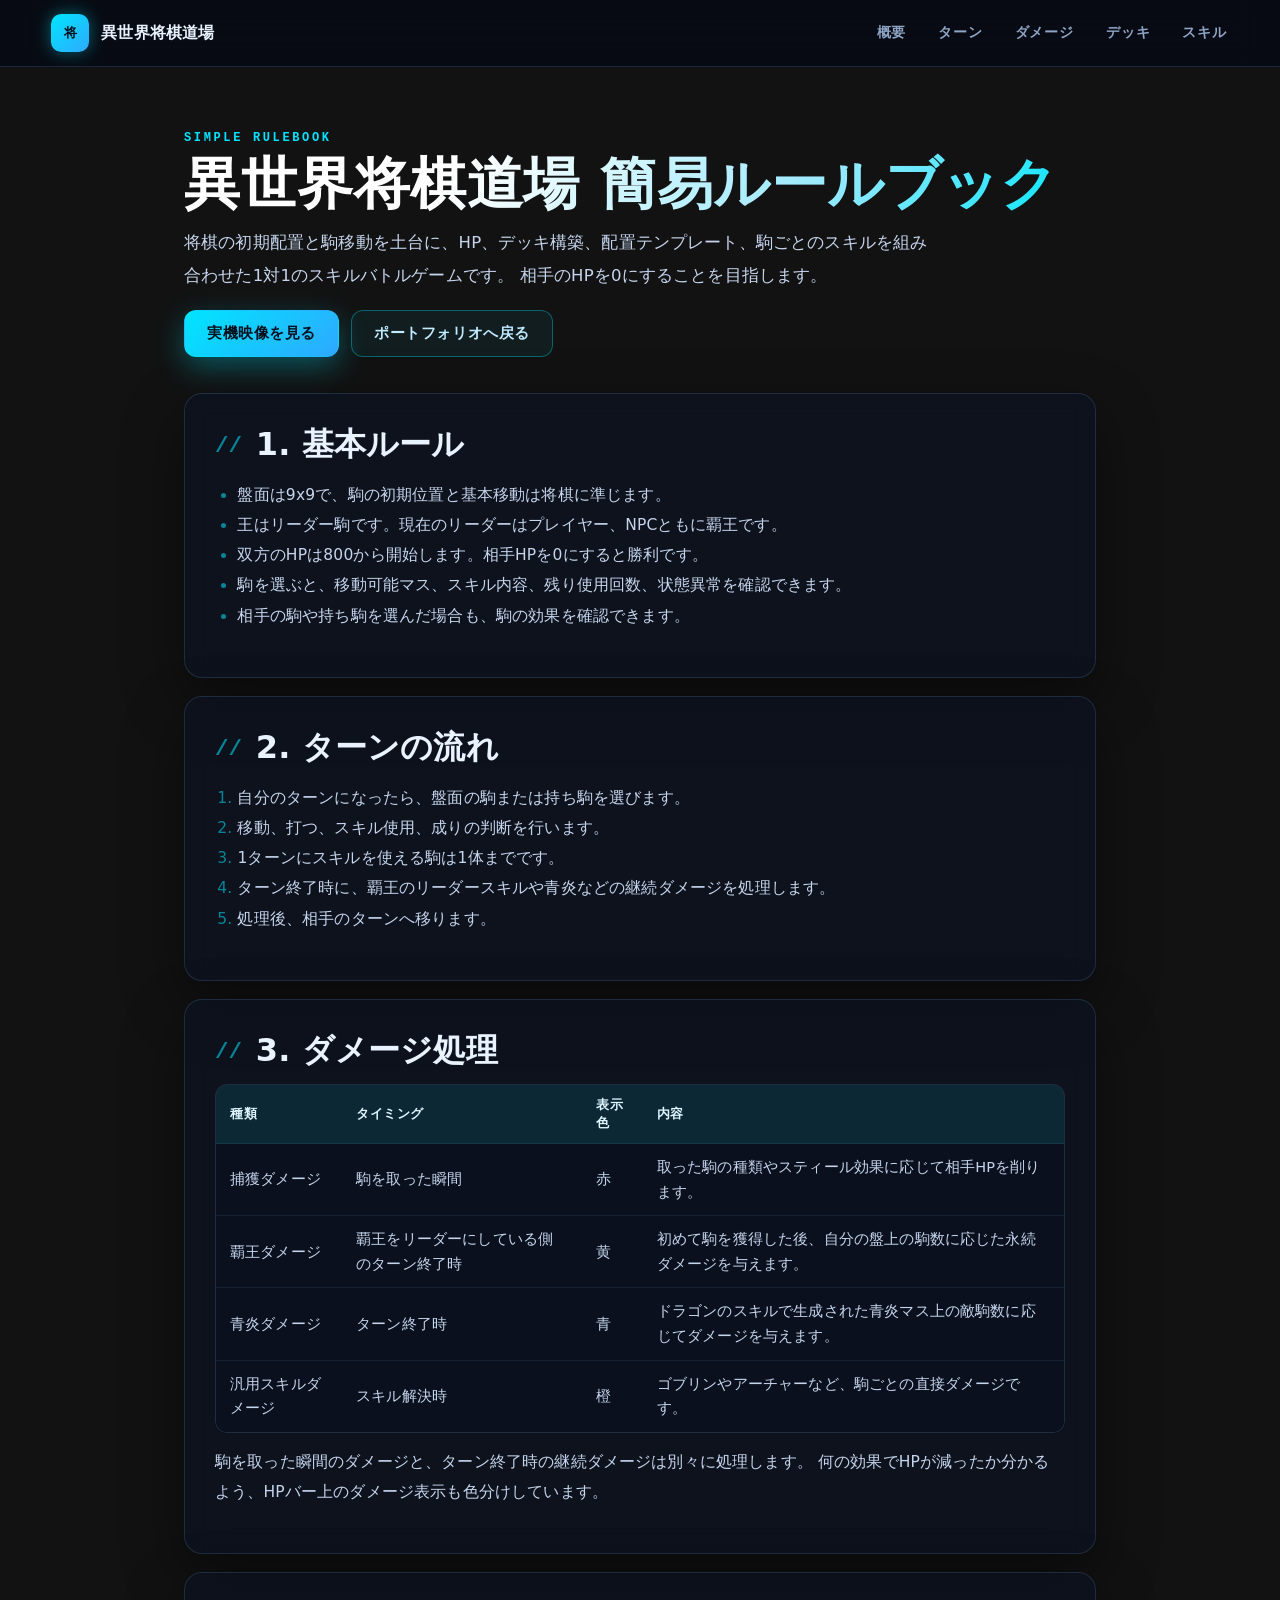
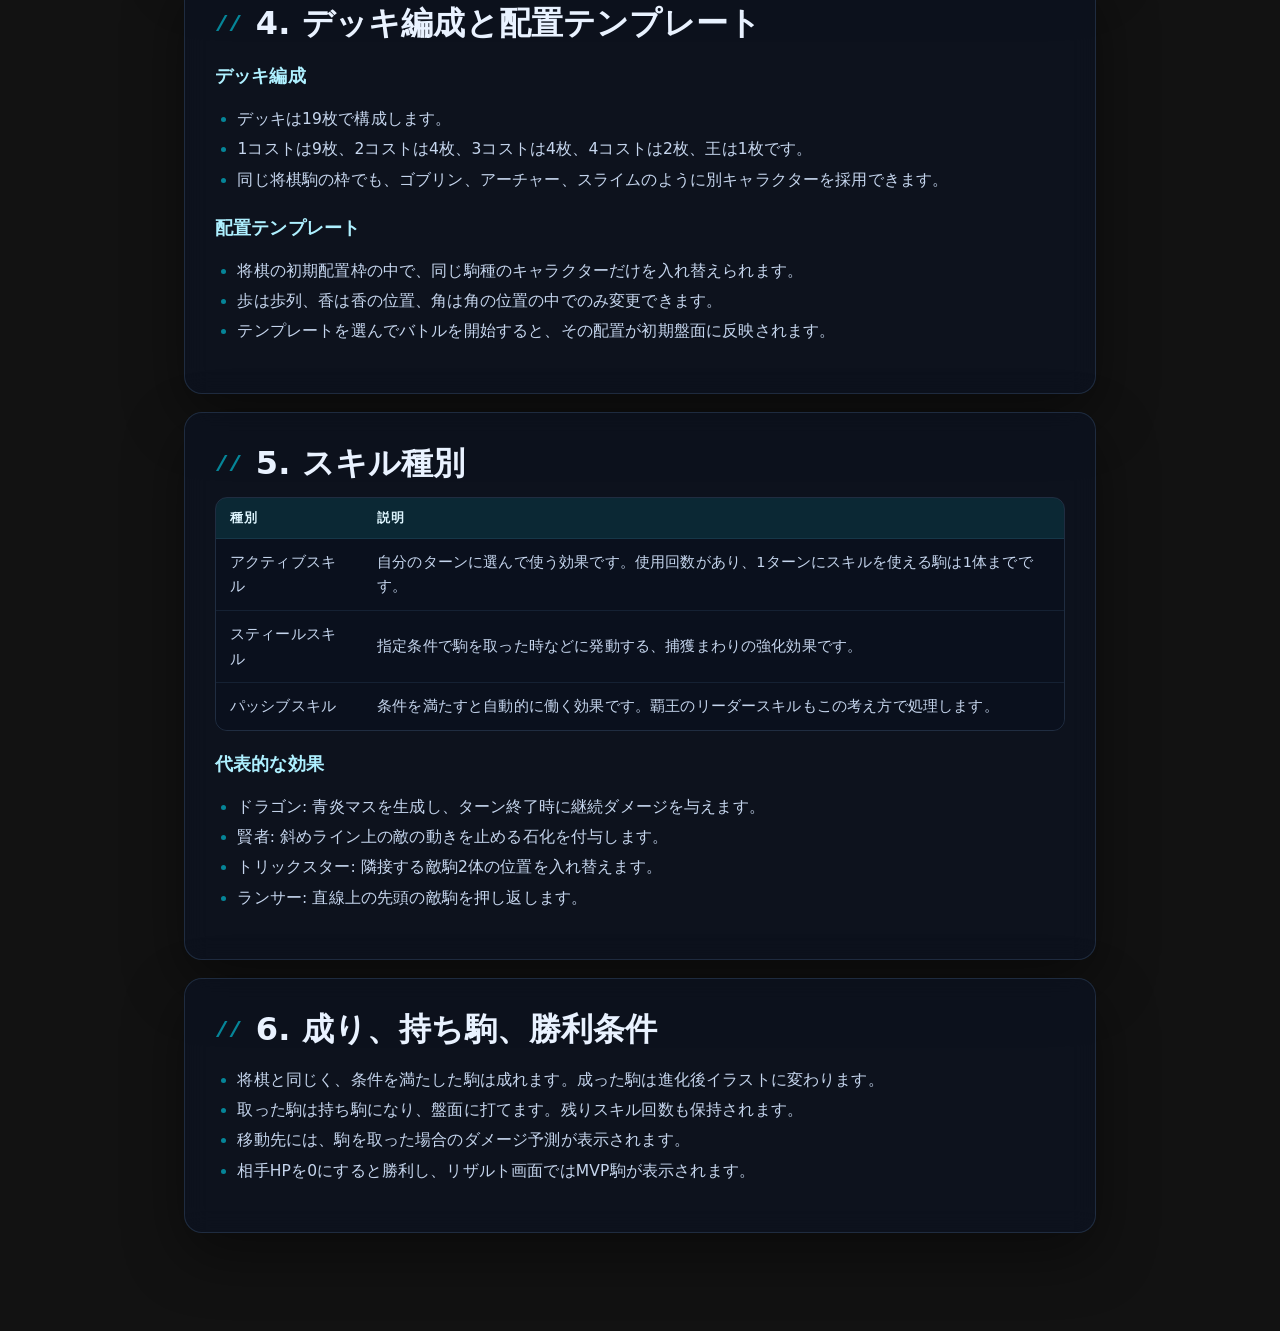
<file: portfolio_site/syogi-battle-rulebook.html>
<!doctype html>
<html lang="ja">
  <head>
    <meta charset="utf-8" />
    <meta name="viewport" content="width=device-width, initial-scale=1" />
    <title>異世界将棋道場 | Rulebook</title>
    <meta name="description" content="異世界将棋道場の簡易ルールブック。将棋の移動、HP、デッキ、配置テンプレート、スキル、ダメージ処理をまとめています。" />
    <link rel="stylesheet" href="./styles.css" />
  </head>
  <body class="rulebook-page">
    <header class="site-header">
      <a class="brand" href="./index.html#projects" aria-label="Back to portfolio">
        <span class="brand-mark">将</span>
        <span>異世界将棋道場</span>
      </a>
      <nav class="nav-links" aria-label="Rulebook navigation">
        <a href="#overview">概要</a>
        <a href="#turn">ターン</a>
        <a href="#damage">ダメージ</a>
        <a href="#deck">デッキ</a>
        <a href="#skills">スキル</a>
      </nav>
    </header>

    <main class="rulebook-main">
      <section class="rulebook-hero" id="overview">
        <p class="eyebrow">Simple Rulebook</p>
        <h1>異世界将棋道場 簡易ルールブック</h1>
        <p class="rulebook-lead">
          将棋の初期配置と駒移動を土台に、HP、デッキ構築、配置テンプレート、駒ごとのスキルを組み合わせた1対1のスキルバトルゲームです。
          相手のHPを0にすることを目指します。
        </p>
        <div class="project-actions">
          <a class="button primary" href="./assets/video/syogi-battle-demo.mp4" target="_blank" rel="noopener">実機映像を見る</a>
          <a class="button secondary" href="./index.html#projects">ポートフォリオへ戻る</a>
        </div>
      </section>

      <section class="rulebook-section">
        <h2>1. 基本ルール</h2>
        <ul>
          <li>盤面は9x9で、駒の初期位置と基本移動は将棋に準じます。</li>
          <li>王はリーダー駒です。現在のリーダーはプレイヤー、NPCともに覇王です。</li>
          <li>双方のHPは800から開始します。相手HPを0にすると勝利です。</li>
          <li>駒を選ぶと、移動可能マス、スキル内容、残り使用回数、状態異常を確認できます。</li>
          <li>相手の駒や持ち駒を選んだ場合も、駒の効果を確認できます。</li>
        </ul>
      </section>

      <section class="rulebook-section" id="turn">
        <h2>2. ターンの流れ</h2>
        <ol>
          <li>自分のターンになったら、盤面の駒または持ち駒を選びます。</li>
          <li>移動、打つ、スキル使用、成りの判断を行います。</li>
          <li>1ターンにスキルを使える駒は1体までです。</li>
          <li>ターン終了時に、覇王のリーダースキルや青炎などの継続ダメージを処理します。</li>
          <li>処理後、相手のターンへ移ります。</li>
        </ol>
      </section>

      <section class="rulebook-section" id="damage">
        <h2>3. ダメージ処理</h2>
        <table class="rulebook-table">
          <thead>
            <tr><th>種類</th><th>タイミング</th><th>表示色</th><th>内容</th></tr>
          </thead>
          <tbody>
            <tr><td>捕獲ダメージ</td><td>駒を取った瞬間</td><td>赤</td><td>取った駒の種類やスティール効果に応じて相手HPを削ります。</td></tr>
            <tr><td>覇王ダメージ</td><td>覇王をリーダーにしている側のターン終了時</td><td>黄</td><td>初めて駒を獲得した後、自分の盤上の駒数に応じた永続ダメージを与えます。</td></tr>
            <tr><td>青炎ダメージ</td><td>ターン終了時</td><td>青</td><td>ドラゴンのスキルで生成された青炎マス上の敵駒数に応じてダメージを与えます。</td></tr>
            <tr><td>汎用スキルダメージ</td><td>スキル解決時</td><td>橙</td><td>ゴブリンやアーチャーなど、駒ごとの直接ダメージです。</td></tr>
          </tbody>
        </table>
        <p>
          駒を取った瞬間のダメージと、ターン終了時の継続ダメージは別々に処理します。
          何の効果でHPが減ったか分かるよう、HPバー上のダメージ表示も色分けしています。
        </p>
      </section>

      <section class="rulebook-section" id="deck">
        <h2>4. デッキ編成と配置テンプレート</h2>
        <h3>デッキ編成</h3>
        <ul>
          <li>デッキは19枚で構成します。</li>
          <li>1コストは9枚、2コストは4枚、3コストは4枚、4コストは2枚、王は1枚です。</li>
          <li>同じ将棋駒の枠でも、ゴブリン、アーチャー、スライムのように別キャラクターを採用できます。</li>
        </ul>
        <h3>配置テンプレート</h3>
        <ul>
          <li>将棋の初期配置枠の中で、同じ駒種のキャラクターだけを入れ替えられます。</li>
          <li>歩は歩列、香は香の位置、角は角の位置の中でのみ変更できます。</li>
          <li>テンプレートを選んでバトルを開始すると、その配置が初期盤面に反映されます。</li>
        </ul>
      </section>

      <section class="rulebook-section" id="skills">
        <h2>5. スキル種別</h2>
        <table class="rulebook-table">
          <thead>
            <tr><th>種別</th><th>説明</th></tr>
          </thead>
          <tbody>
            <tr><td>アクティブスキル</td><td>自分のターンに選んで使う効果です。使用回数があり、1ターンにスキルを使える駒は1体までです。</td></tr>
            <tr><td>スティールスキル</td><td>指定条件で駒を取った時などに発動する、捕獲まわりの強化効果です。</td></tr>
            <tr><td>パッシブスキル</td><td>条件を満たすと自動的に働く効果です。覇王のリーダースキルもこの考え方で処理します。</td></tr>
          </tbody>
        </table>
        <h3>代表的な効果</h3>
        <ul>
          <li>ドラゴン: 青炎マスを生成し、ターン終了時に継続ダメージを与えます。</li>
          <li>賢者: 斜めライン上の敵の動きを止める石化を付与します。</li>
          <li>トリックスター: 隣接する敵駒2体の位置を入れ替えます。</li>
          <li>ランサー: 直線上の先頭の敵駒を押し返します。</li>
        </ul>
      </section>

      <section class="rulebook-section">
        <h2>6. 成り、持ち駒、勝利条件</h2>
        <ul>
          <li>将棋と同じく、条件を満たした駒は成れます。成った駒は進化後イラストに変わります。</li>
          <li>取った駒は持ち駒になり、盤面に打てます。残りスキル回数も保持されます。</li>
          <li>移動先には、駒を取った場合のダメージ予測が表示されます。</li>
          <li>相手HPを0にすると勝利し、リザルト画面ではMVP駒が表示されます。</li>
        </ul>
      </section>
    </main>
  </body>
</html>
</file>
<file: portfolio_site/styles.css>
/* ============================================================
   Atsushi Saito Portfolio — "Neuro Cyberspace" theme
   脳波 × 電脳空間 × シャボン玉
   ============================================================ */

:root {
  color-scheme: dark;
  --bg0: #04060e;
  --bg1: #071021;
  --ink: #e9f2ff;
  --body: #c6d6ee;
  --muted: #8fa5c6;
  --cyan: #00e5ff;
  --cyan-soft: rgba(0, 229, 255, 0.55);
  --violet: #a78bfa;
  --lime: #6ee7a8;
  --amber: #ffc857;
  --coral: #ff6b8b;
  --line: rgba(132, 188, 255, 0.16);
  --line-strong: rgba(0, 229, 255, 0.4);
  --panel: rgba(10, 19, 38, 0.6);
  --panel-solid: #0a1326;
  --glow: 0 0 28px rgba(0, 229, 255, 0.18);
  --shadow: 0 22px 60px rgba(0, 0, 0, 0.42);
  --font-body: "Zen Kaku Gothic New", "Hiragino Kaku Gothic ProN", "Yu Gothic", system-ui, sans-serif;
  --font-display: "Orbitron", "Zen Kaku Gothic New", sans-serif;
  --font-mono: "IBM Plex Mono", "Consolas", monospace;
}

* {
  box-sizing: border-box;
}

html {
  scroll-behavior: smooth;
  scroll-padding-top: 92px;
}

body {
  margin: 0;
  min-height: 100vh;
  color: var(--ink);
  font-family: var(--font-body);
  letter-spacing: 0.01em;
  overflow-x: hidden;
  background:
    radial-gradient(1100px 700px at 12% -6%, rgba(0, 229, 255, 0.1), transparent 60%),
    radial-gradient(900px 640px at 88% 12%, rgba(167, 139, 250, 0.1), transparent 60%),
    radial-gradient(800px 600px at 50% 105%, rgba(0, 140, 255, 0.08), transparent 60%),
    linear-gradient(rgba(120, 180, 255, 0.035) 1px, transparent 1px),
    linear-gradient(90deg, rgba(120, 180, 255, 0.035) 1px, transparent 1px),
    linear-gradient(180deg, var(--bg1), var(--bg0) 46%, #03050c);
  background-size:
    auto, auto, auto,
    44px 44px,
    44px 44px,
    auto;
  background-attachment: fixed;
}

::selection {
  background: rgba(0, 229, 255, 0.32);
  color: #fff;
}

a {
  color: inherit;
  text-decoration: none;
}

:focus-visible {
  outline: 2px solid var(--cyan);
  outline-offset: 3px;
  border-radius: 4px;
}

#neural-canvas {
  position: fixed;
  inset: 0;
  width: 100%;
  height: 100%;
  z-index: -1;
  pointer-events: none;
}

/* ---------- scroll progress ---------- */
.scroll-progress {
  position: fixed;
  top: 0;
  left: 0;
  right: 0;
  height: 2px;
  z-index: 60;
  background: transparent;
}

.scroll-progress span {
  display: block;
  width: 0;
  height: 100%;
  background: linear-gradient(90deg, var(--cyan), var(--violet));
  box-shadow: 0 0 12px rgba(0, 229, 255, 0.7);
}

/* ---------- header ---------- */
.site-header {
  position: sticky;
  top: 0;
  z-index: 50;
  display: flex;
  align-items: center;
  justify-content: space-between;
  gap: 24px;
  padding: 14px clamp(20px, 4vw, 56px);
  background: rgba(5, 9, 20, 0.72);
  border-bottom: 1px solid var(--line);
  backdrop-filter: blur(18px);
  -webkit-backdrop-filter: blur(18px);
}

.brand {
  display: flex;
  align-items: center;
  gap: 12px;
  font-weight: 900;
  white-space: nowrap;
}

.brand-mark {
  display: grid;
  width: 38px;
  height: 38px;
  place-items: center;
  color: #02101c;
  background: linear-gradient(135deg, var(--cyan), #2fa9ff);
  border-radius: 10px;
  font-family: var(--font-display);
  font-size: 13px;
  font-weight: 900;
  box-shadow: 0 0 18px rgba(0, 229, 255, 0.4);
}

.nav-links {
  display: flex;
  align-items: center;
  gap: clamp(14px, 2.2vw, 28px);
}

.nav-links a {
  position: relative;
  color: var(--muted);
  font-size: 13.5px;
  font-weight: 700;
  letter-spacing: 0.06em;
  padding: 6px 2px;
  transition: color 0.25s ease;
}

.nav-links a i {
  font-style: normal;
  font-family: var(--font-mono);
  font-size: 10px;
  color: var(--cyan-soft);
  margin-right: 6px;
}

.nav-links a::after {
  content: "";
  position: absolute;
  left: 0;
  right: 100%;
  bottom: 0;
  height: 2px;
  background: linear-gradient(90deg, var(--cyan), transparent);
  transition: right 0.3s ease;
}

.nav-links a:hover {
  color: var(--ink);
}

.nav-links a:hover::after {
  right: 0;
}

.nav-toggle {
  display: none;
  flex-direction: column;
  justify-content: center;
  gap: 5px;
  width: 42px;
  height: 42px;
  padding: 10px;
  background: rgba(0, 229, 255, 0.06);
  border: 1px solid var(--line);
  border-radius: 10px;
  cursor: pointer;
}

.nav-toggle span {
  display: block;
  height: 2px;
  background: var(--cyan);
  border-radius: 2px;
  transition: transform 0.3s ease, opacity 0.3s ease;
}

.nav-open .nav-toggle span:nth-child(1) {
  transform: translateY(7px) rotate(45deg);
}

.nav-open .nav-toggle span:nth-child(2) {
  opacity: 0;
}

.nav-open .nav-toggle span:nth-child(3) {
  transform: translateY(-7px) rotate(-45deg);
}

/* ---------- type ---------- */
h1,
h2,
h3,
p {
  margin-top: 0;
}

h1 {
  margin-bottom: 10px;
  font-size: clamp(40px, 5.2vw, 68px);
  line-height: 1.12;
  font-weight: 900;
  letter-spacing: 0.01em;
  background: linear-gradient(120deg, #ffffff 30%, #9be9ff 70%, var(--cyan));
  -webkit-background-clip: text;
  background-clip: text;
  -webkit-text-fill-color: transparent;
}

h2 {
  margin-bottom: 0;
  font-size: clamp(26px, 3.4vw, 44px);
  line-height: 1.25;
  font-weight: 900;
}

h3 {
  margin-bottom: 14px;
  font-size: clamp(20px, 2.2vw, 28px);
  line-height: 1.4;
  font-weight: 900;
}

h4 {
  margin: 0 0 8px;
  font-size: 15px;
  line-height: 1.4;
  color: var(--ink);
}

.eyebrow {
  margin: 0 0 8px;
  color: var(--cyan);
  font-family: var(--font-mono);
  font-size: 12px;
  font-weight: 600;
  letter-spacing: 0.22em;
  text-transform: uppercase;
}

/* ---------- sections ---------- */
.section {
  position: relative;
  padding: clamp(72px, 9vw, 120px) clamp(20px, 6vw, 84px);
}

.section-head {
  display: flex;
  align-items: center;
  gap: clamp(16px, 2.5vw, 28px);
  margin-bottom: clamp(32px, 4vw, 48px);
}

.section-head::after {
  content: "";
  flex: 1;
  height: 1px;
  background: linear-gradient(90deg, var(--line-strong), transparent);
}

.sec-no {
  font-family: var(--font-display);
  font-size: clamp(44px, 5vw, 68px);
  font-weight: 900;
  line-height: 1;
  color: transparent;
  -webkit-text-stroke: 1px rgba(0, 229, 255, 0.45);
  text-shadow: 0 0 24px rgba(0, 229, 255, 0.18);
}

.glass-card {
  padding: clamp(22px, 3vw, 32px);
  background: var(--panel);
  border: 1px solid var(--line);
  border-radius: 18px;
  box-shadow: var(--shadow);
  backdrop-filter: blur(12px);
  -webkit-backdrop-filter: blur(12px);
}

/* ---------- hero ---------- */
.hero {
  position: relative;
  min-height: calc(100vh - 70px);
  display: grid;
  grid-template-columns: minmax(0, 1.05fr) minmax(320px, 0.95fr);
  align-items: center;
  gap: clamp(28px, 4vw, 56px);
  padding: clamp(48px, 6vw, 80px) clamp(20px, 6vw, 84px) clamp(56px, 6vw, 80px);
}

.hero-eyebrow {
  margin-bottom: 16px;
}

.hero-lead {
  max-width: 640px;
  margin-top: 6px;
  color: var(--body);
  font-size: clamp(15px, 1.6vw, 18px);
  line-height: 2;
  font-weight: 500;
}

.hero-actions {
  display: flex;
  flex-wrap: wrap;
  gap: 14px;
  margin-top: 30px;
}

/* ERP waveform under the title */
.erp-line {
  display: block;
  width: min(560px, 100%);
  height: 64px;
  margin: 2px 0 14px;
  overflow: visible;
}

.erp-path {
  stroke: var(--cyan);
  stroke-width: 2.4;
  stroke-linecap: round;
  stroke-linejoin: round;
  filter: drop-shadow(0 0 7px rgba(0, 229, 255, 0.65));
  stroke-dasharray: 1300;
  stroke-dashoffset: 1300;
  animation: erp-draw 2.6s cubic-bezier(0.6, 0, 0.3, 1) 0.4s forwards;
}

.erp-label {
  fill: rgba(155, 233, 255, 0.7);
  font-family: var(--font-mono);
  font-size: 11px;
  opacity: 0;
  animation: erp-fade 0.8s ease 2.6s forwards;
}

@keyframes erp-draw {
  to {
    stroke-dashoffset: 0;
  }
}

@keyframes erp-fade {
  to {
    opacity: 1;
  }
}

/* ---------- buttons ---------- */
.button {
  display: inline-flex;
  align-items: center;
  justify-content: center;
  min-width: 128px;
  min-height: 47px;
  padding: 12px 22px;
  border-radius: 12px;
  font-size: 14.5px;
  font-weight: 900;
  letter-spacing: 0.04em;
  border: 1px solid var(--line);
  transition: transform 0.25s ease, box-shadow 0.25s ease, background 0.25s ease, border-color 0.25s ease;
}

.button.primary {
  color: #02101c;
  background: linear-gradient(135deg, var(--cyan), #2fa9ff);
  border-color: transparent;
  box-shadow: 0 10px 30px rgba(0, 229, 255, 0.32);
}

.button.primary:hover {
  transform: translateY(-2px);
  box-shadow: 0 14px 38px rgba(0, 229, 255, 0.45);
}

.button.secondary {
  color: #bfeaff;
  background: rgba(0, 229, 255, 0.05);
  border-color: rgba(0, 229, 255, 0.35);
}

.button.secondary:hover {
  transform: translateY(-2px);
  background: rgba(0, 229, 255, 0.12);
  border-color: var(--cyan);
}

/* ---------- soap bubbles ---------- */
.bubble-field {
  position: relative;
  height: clamp(440px, 56vh, 560px);
}

.bubble {
  position: absolute;
  display: grid;
  place-items: center;
  border-radius: 50%;
  text-align: center;
  background:
    radial-gradient(circle at 32% 26%, rgba(255, 255, 255, 0.2), rgba(255, 255, 255, 0.03) 44%, transparent 62%),
    radial-gradient(circle at 72% 80%, rgba(0, 229, 255, 0.14), transparent 58%),
    rgba(10, 22, 44, 0.34);
  box-shadow:
    inset 0 0 26px rgba(120, 200, 255, 0.14),
    0 0 34px rgba(0, 229, 255, 0.1);
  backdrop-filter: blur(5px);
  -webkit-backdrop-filter: blur(5px);
  animation: bubble-float 8s ease-in-out infinite alternate;
}

/* iridescent rim */
.bubble::before {
  content: "";
  position: absolute;
  inset: 0;
  border-radius: 50%;
  padding: 1.4px;
  background: conic-gradient(
    from 210deg,
    rgba(0, 229, 255, 0.7),
    rgba(167, 139, 250, 0.55),
    rgba(110, 231, 168, 0.4),
    rgba(255, 200, 135, 0.35),
    rgba(0, 229, 255, 0.7)
  );
  -webkit-mask: linear-gradient(#fff 0 0) content-box, linear-gradient(#fff 0 0);
  -webkit-mask-composite: xor;
  mask: linear-gradient(#fff 0 0) content-box, linear-gradient(#fff 0 0);
  mask-composite: exclude;
  opacity: 0.75;
  pointer-events: none;
}

/* highlight */
.bubble::after {
  content: "";
  position: absolute;
  top: 11%;
  left: 17%;
  width: 28%;
  height: 15%;
  border-radius: 50%;
  background: linear-gradient(180deg, rgba(255, 255, 255, 0.6), transparent);
  filter: blur(2px);
  transform: rotate(-22deg);
  pointer-events: none;
}

.bubble-inner {
  padding: 18px;
}

.bubble-tag {
  display: block;
  margin-bottom: 8px;
  color: var(--cyan);
  font-family: var(--font-mono);
  font-size: 10.5px;
  font-weight: 600;
  letter-spacing: 0.22em;
  text-transform: uppercase;
}

.bubble strong {
  display: block;
  font-size: 13.5px;
  font-weight: 800;
  line-height: 1.65;
  color: var(--ink);
}

.bubble-a {
  width: 248px;
  height: 248px;
  top: 2%;
  left: 4%;
  animation-duration: 9s;
}

.bubble-b {
  width: 212px;
  height: 212px;
  top: 40%;
  right: 0;
  animation-duration: 11s;
  animation-delay: -3s;
}

.bubble-c {
  width: 178px;
  height: 178px;
  bottom: 2%;
  left: 6%;
  animation-duration: 10s;
  animation-delay: -6s;
}

.bubble-deco {
  opacity: 0.65;
}

.deco-1 {
  width: 84px;
  height: 84px;
  top: 8%;
  right: 10%;
  animation-duration: 7s;
  animation-delay: -2s;
}

.deco-2 {
  width: 46px;
  height: 46px;
  top: 58%;
  left: 2%;
  animation-duration: 6s;
  animation-delay: -1s;
}

.deco-3 {
  width: 30px;
  height: 30px;
  bottom: 16%;
  right: 24%;
  animation-duration: 5.5s;
  animation-delay: -4s;
}

.deco-4 {
  width: 20px;
  height: 20px;
  top: 30%;
  left: 38%;
  animation-duration: 5s;
  animation-delay: -2.5s;
}

@keyframes bubble-float {
  0% {
    transform: translate(0, 0) rotate(0deg);
  }
  50% {
    transform: translate(6px, -14px) rotate(1.2deg);
  }
  100% {
    transform: translate(-5px, -26px) rotate(-1deg);
  }
}

/* scroll cue */
.scroll-cue {
  position: absolute;
  left: 50%;
  bottom: 18px;
  transform: translateX(-50%);
  width: 24px;
  height: 40px;
  border: 1.5px solid rgba(0, 229, 255, 0.45);
  border-radius: 14px;
  display: grid;
  justify-content: center;
  padding-top: 7px;
}

.scroll-cue-dot {
  width: 4px;
  height: 4px;
  border-radius: 50%;
  background: var(--cyan);
  box-shadow: 0 0 8px var(--cyan);
  animation: cue-drop 1.8s ease-in-out infinite;
}

@keyframes cue-drop {
  0% {
    transform: translateY(0);
    opacity: 1;
  }
  70% {
    transform: translateY(16px);
    opacity: 0;
  }
  100% {
    transform: translateY(0);
    opacity: 0;
  }
}

/* ---------- skill stream (marquee) ---------- */
.ticker {
  overflow: hidden;
  padding: 6px 0 10px;
  border-top: 1px solid var(--line);
  border-bottom: 1px solid var(--line);
  background: rgba(5, 10, 22, 0.45);
  -webkit-mask-image: linear-gradient(90deg, transparent, #000 8%, #000 92%, transparent);
  mask-image: linear-gradient(90deg, transparent, #000 8%, #000 92%, transparent);
}

.ticker-track {
  display: inline-flex;
  gap: 14px;
  padding: 12px 7px;
  width: max-content;
  animation: marquee 30s linear infinite;
}

.ticker:hover .ticker-track {
  animation-play-state: paused;
}

@keyframes marquee {
  to {
    transform: translateX(-50%);
  }
}

.ticker span,
.tags li {
  flex: 0 0 auto;
  padding: 9px 16px;
  color: #cfe7ff;
  background:
    radial-gradient(circle at 30% 25%, rgba(255, 255, 255, 0.1), transparent 55%),
    rgba(12, 24, 46, 0.55);
  border: 1px solid var(--line);
  border-radius: 999px;
  font-size: 13px;
  font-weight: 700;
  letter-spacing: 0.03em;
  transition: border-color 0.25s ease, transform 0.25s ease;
}

.ticker span:hover,
.tags li:hover {
  border-color: var(--line-strong);
  transform: translateY(-2px);
}

/* ---------- profile ---------- */
.profile-layout {
  display: grid;
  grid-template-columns: minmax(0, 1.5fr) minmax(290px, 1fr);
  gap: 24px;
  align-items: start;
}

.profile-main p,
.mindset-text,
.project-card p,
.stack-grid p {
  color: var(--body);
  font-size: 15.5px;
  line-height: 2;
}

.profile-main p:last-child {
  margin-bottom: 0;
}

.profile-card {
  padding: 24px;
  background: rgba(8, 16, 32, 0.78);
  border: 1px solid var(--line);
  border-radius: 18px;
  box-shadow: var(--shadow);
  backdrop-filter: blur(12px);
  -webkit-backdrop-filter: blur(12px);
}

.profile-card-head {
  display: flex;
  align-items: center;
  gap: 8px;
  margin: 0 0 18px;
  padding-bottom: 14px;
  border-bottom: 1px solid var(--line);
  color: var(--cyan);
  font-family: var(--font-mono);
  font-size: 11.5px;
  letter-spacing: 0.22em;
}

.status-dot {
  width: 8px;
  height: 8px;
  border-radius: 50%;
  background: var(--lime);
  box-shadow: 0 0 10px var(--lime);
  animation: blink 2.4s ease-in-out infinite;
}

@keyframes blink {
  0%,
  100% {
    opacity: 1;
  }
  50% {
    opacity: 0.35;
  }
}

.profile-card dl {
  display: grid;
  gap: 14px;
  margin: 0;
}

.profile-card dl > div {
  padding-bottom: 13px;
  border-bottom: 1px dashed rgba(132, 188, 255, 0.14);
}

.profile-card dl > div:last-child {
  padding-bottom: 0;
  border-bottom: 0;
}

.profile-card dt {
  margin-bottom: 4px;
  color: var(--cyan-soft);
  font-family: var(--font-mono);
  font-size: 11px;
  letter-spacing: 0.16em;
}

.profile-card dd {
  margin: 0;
  font-size: 14.5px;
  font-weight: 700;
  line-height: 1.75;
}

.intro-band {
  margin-top: 26px;
  padding: clamp(22px, 3vw, 30px);
  background:
    linear-gradient(120deg, rgba(0, 229, 255, 0.07), transparent 55%),
    var(--panel);
  border: 1px solid var(--line);
  border-left: 3px solid var(--cyan);
  border-radius: 18px;
  backdrop-filter: blur(12px);
  -webkit-backdrop-filter: blur(12px);
}

.intro-band h3 {
  margin-bottom: 10px;
  font-size: clamp(18px, 2vw, 22px);
}

.intro-band p {
  margin: 0;
  color: var(--body);
  font-size: 15.5px;
  line-height: 2;
}

.intro-band strong,
.project-card strong {
  color: #aef0ff;
}

/* ---------- projects ---------- */
.project-card {
  position: relative;
  display: grid;
  grid-template-columns: 88px minmax(0, 1fr);
  gap: clamp(18px, 2.5vw, 30px);
  margin-bottom: 22px;
  padding: clamp(24px, 4vw, 42px);
  overflow: hidden;
  background: var(--panel);
  border: 1px solid var(--line);
  border-radius: 22px;
  box-shadow: var(--shadow);
  backdrop-filter: blur(12px);
  -webkit-backdrop-filter: blur(12px);
  transition: transform 0.35s ease, border-color 0.35s ease, box-shadow 0.35s ease;
}

.project-card:hover {
  transform: translateY(-4px);
  border-color: rgba(0, 229, 255, 0.4);
  box-shadow: var(--shadow), var(--glow);
}

.project-card.featured {
  background:
    linear-gradient(135deg, rgba(0, 229, 255, 0.08), transparent 45%),
    var(--panel);
}

.project-card-large {
  grid-template-columns: 88px minmax(0, 1fr) minmax(200px, 0.24fr);
}

.project-index {
  font-family: var(--font-display);
  font-size: 52px;
  font-weight: 900;
  line-height: 1;
  color: transparent;
  -webkit-text-stroke: 1px rgba(0, 229, 255, 0.35);
}

.project-body,
.project-card > * {
  min-width: 0;
}

.project-kicker {
  margin-bottom: 10px;
  color: var(--cyan);
  font-family: var(--font-mono);
  font-size: 12px;
  font-weight: 600;
  letter-spacing: 0.14em;
  text-transform: uppercase;
}

.tags {
  display: flex;
  flex-wrap: wrap;
  gap: 8px;
  margin: 18px 0 0;
  padding: 0;
  list-style: none;
}

.note {
  margin-top: 16px;
  padding: 12px 16px;
  color: #ffe2b0;
  background: rgba(255, 200, 87, 0.07);
  border: 1px solid rgba(255, 200, 87, 0.28);
  border-radius: 12px;
  font-size: 13.5px;
  font-weight: 700;
  line-height: 1.8;
}

.research-media {
  display: grid;
  grid-template-columns: repeat(3, minmax(0, 1fr));
  gap: 12px;
  margin: 20px 0;
}

.research-media figure {
  margin: 0;
  overflow: hidden;
  background: var(--panel-solid);
  border: 1px solid var(--line);
  border-radius: 14px;
  transition: border-color 0.3s ease, transform 0.3s ease;
}

.research-media figure:hover {
  border-color: var(--line-strong);
  transform: translateY(-3px);
}

.research-media img {
  display: block;
  width: 100%;
  aspect-ratio: 16 / 10;
  object-fit: cover;
}

.research-media figcaption {
  padding: 10px 12px;
  color: var(--muted);
  font-size: 12px;
  font-weight: 700;
  line-height: 1.55;
}

/* accordion */
.expand-hint {
  margin: 0 0 8px;
  color: var(--muted);
  font-family: var(--font-mono);
  font-size: 11px;
  letter-spacing: 0.12em;
}

.expand-hint::before {
  content: "▼ ";
  color: var(--cyan-soft);
}

.detail-accordion {
  display: grid;
  grid-template-columns: repeat(2, minmax(0, 1fr));
  gap: 10px;
  margin: 0 0 4px;
}

.detail-accordion details {
  background: rgba(8, 16, 33, 0.72);
  border: 1px solid var(--line);
  border-radius: 13px;
  overflow: hidden;
  transition: border-color 0.3s ease;
}

.detail-accordion details[open] {
  border-color: rgba(0, 229, 255, 0.38);
}

.detail-accordion summary {
  display: flex;
  align-items: center;
  gap: 10px;
  padding: 14px 16px;
  cursor: pointer;
  list-style: none;
  font-size: 14.5px;
  font-weight: 800;
  color: var(--ink);
  transition: color 0.25s ease, background 0.25s ease;
}

.detail-accordion summary::-webkit-details-marker {
  display: none;
}

.detail-accordion summary::before {
  content: "+";
  flex: 0 0 auto;
  display: grid;
  place-items: center;
  width: 20px;
  height: 20px;
  border: 1px solid rgba(0, 229, 255, 0.4);
  border-radius: 6px;
  color: var(--cyan);
  font-family: var(--font-mono);
  font-size: 13px;
  line-height: 1;
  transition: transform 0.3s ease;
}

.detail-accordion details[open] summary {
  color: var(--cyan);
}

.detail-accordion details[open] summary::before {
  content: "−";
  transform: rotate(180deg);
}

.detail-accordion summary:hover {
  background: rgba(0, 229, 255, 0.05);
}

.detail-accordion details p {
  margin: 0;
  padding: 0 16px 16px 46px;
  color: var(--body);
  font-size: 14px;
  line-height: 1.9;
}

.text-link {
  display: inline-flex;
  margin-top: 16px;
  color: var(--cyan);
  font-weight: 900;
  text-decoration: underline;
  text-underline-offset: 5px;
  text-decoration-color: rgba(0, 229, 255, 0.4);
  transition: text-decoration-color 0.25s ease;
}

.text-link:hover {
  text-decoration-color: var(--cyan);
}

/* deep dive ( project 02 ) */
.deep-dive {
  display: grid;
  grid-template-columns: repeat(3, minmax(0, 1fr));
  gap: 12px;
  margin: 20px 0 0;
}

.deep-dive > div {
  padding: 16px;
  background: rgba(8, 16, 33, 0.72);
  border: 1px solid var(--line);
  border-radius: 13px;
}

.deep-dive h4 {
  display: flex;
  align-items: center;
  gap: 8px;
}

.deep-dive h4::before {
  content: "";
  width: 7px;
  height: 7px;
  border-radius: 50%;
  background: var(--cyan);
  box-shadow: 0 0 8px var(--cyan);
}

.deep-dive p {
  margin-bottom: 0;
  font-size: 14px;
  line-height: 1.85;
}

/* showcase ( projects 03 / 04 ) */
.showcase-layout {
  display: grid;
  grid-template-columns: minmax(280px, 0.86fr) minmax(320px, 1.14fr);
  gap: clamp(20px, 3vw, 34px);
  align-items: start;
}

.showcase-copy p {
  margin-bottom: 0;
}

.showcase-actions {
  margin-top: 22px;
}

.project-actions {
  display: flex;
  flex-wrap: wrap;
  gap: 12px;
  margin: 18px 0 2px;
}

.project-video {
  position: relative;
  margin: 0;
  overflow: hidden;
  background: #05080f;
  border: 1px solid var(--line);
  border-radius: 16px;
  box-shadow: 0 16px 44px rgba(0, 0, 0, 0.45);
}

.video-label {
  position: absolute;
  top: 10px;
  left: 12px;
  z-index: 2;
  padding: 4px 9px;
  color: var(--cyan);
  background: rgba(4, 8, 16, 0.78);
  border: 1px solid rgba(0, 229, 255, 0.3);
  border-radius: 7px;
  font-family: var(--font-mono);
  font-size: 10px;
  letter-spacing: 0.18em;
  pointer-events: none;
}

.project-video video {
  display: block;
  width: 100%;
  aspect-ratio: 16 / 9;
  max-height: 440px;
  background: #05080f;
}

.project-summary {
  display: grid;
  grid-template-columns: repeat(4, minmax(0, 1fr));
  gap: 12px;
  margin: 24px 0 0;
}

.project-summary > div {
  min-height: 100%;
  padding: 16px;
  background: rgba(8, 16, 33, 0.72);
  border: 1px solid var(--line);
  border-radius: 13px;
  transition: border-color 0.3s ease;
}

.project-summary > div:hover {
  border-color: var(--line-strong);
}

.project-summary span {
  display: inline-flex;
  margin-bottom: 10px;
  color: var(--cyan);
  font-family: var(--font-mono);
  font-size: 12px;
  font-weight: 600;
}

.project-summary strong {
  display: block;
  margin-bottom: 8px;
  color: var(--ink);
  font-size: 14.5px;
  line-height: 1.55;
}

.project-summary p {
  margin: 0;
  font-size: 13.5px;
  line-height: 1.85;
}

.rulebook-preview {
  margin-top: 16px;
  padding: 18px 20px;
  background:
    linear-gradient(135deg, rgba(0, 229, 255, 0.09), transparent 60%),
    rgba(8, 16, 33, 0.7);
  border: 1px solid rgba(0, 229, 255, 0.25);
  border-radius: 14px;
}

.rulebook-preview h4 {
  margin-bottom: 8px;
  color: #aef0ff;
}

.rulebook-preview p {
  margin: 0;
  font-size: 14px;
  line-height: 1.85;
}

/* ---------- mini visuals ---------- */
.mini-visual {
  position: relative;
  align-self: stretch;
  min-height: 190px;
  border-radius: 16px;
  background: #081226;
  border: 1px solid var(--line);
  overflow: hidden;
}

.circuit-visual {
  background:
    radial-gradient(circle at 20% 18%, rgba(110, 231, 168, 0.85) 0 4px, transparent 5px),
    radial-gradient(circle at 72% 68%, rgba(0, 229, 255, 0.85) 0 4px, transparent 5px),
    linear-gradient(135deg, transparent 40%, rgba(255, 107, 139, 0.5) 41% 43%, transparent 44%),
    #0a1630;
}

.circuit-visual span {
  position: absolute;
  height: 2px;
  background: rgba(170, 215, 255, 0.5);
  transform-origin: left center;
}

.circuit-visual span:nth-child(1) {
  top: 28%;
  left: 16%;
  width: 70%;
}

.circuit-visual span:nth-child(2) {
  top: 50%;
  left: 18%;
  width: 54%;
  transform: rotate(22deg);
}

.circuit-visual span:nth-child(3) {
  top: 68%;
  left: 10%;
  width: 64%;
  transform: rotate(-15deg);
}

.circuit-visual span:nth-child(4) {
  top: 38%;
  left: 56%;
  width: 36%;
  transform: rotate(90deg);
}

.pulse-dot {
  position: absolute;
  width: 8px;
  height: 8px;
  border-radius: 50%;
  background: var(--cyan);
  box-shadow: 0 0 10px var(--cyan);
}

.pulse-dot::after {
  content: "";
  position: absolute;
  inset: -6px;
  border-radius: 50%;
  border: 1.5px solid rgba(0, 229, 255, 0.6);
  animation: ping 2.2s ease-out infinite;
}

.dot-1 {
  top: 26%;
  left: 48%;
}

.dot-2 {
  top: 64%;
  left: 30%;
  animation-delay: -0.8s;
}

.dot-2::after {
  animation-delay: 0.7s;
}

.dot-3 {
  top: 46%;
  left: 70%;
}

.dot-3::after {
  animation-delay: 1.4s;
}

@keyframes ping {
  0% {
    transform: scale(0.5);
    opacity: 1;
  }
  100% {
    transform: scale(2.4);
    opacity: 0;
  }
}

.ml-visual {
  display: flex;
  align-items: flex-end;
  gap: 12px;
  padding: 26px;
  background: #081226;
}

.ml-visual span {
  flex: 1;
  min-width: 16px;
  border-radius: 8px 8px 0 0;
  background: linear-gradient(180deg, var(--cyan), rgba(0, 229, 255, 0.25));
  box-shadow: 0 0 16px rgba(0, 229, 255, 0.2);
  transform-origin: bottom;
  animation: equalize 3s ease-in-out infinite alternate;
}

.ml-visual span:nth-child(1) {
  height: 34%;
}

.ml-visual span:nth-child(2) {
  height: 72%;
  background: linear-gradient(180deg, var(--coral), rgba(255, 107, 139, 0.25));
  box-shadow: 0 0 16px rgba(255, 107, 139, 0.2);
  animation-delay: -0.6s;
}

.ml-visual span:nth-child(3) {
  height: 52%;
  background: linear-gradient(180deg, var(--lime), rgba(110, 231, 168, 0.25));
  box-shadow: 0 0 16px rgba(110, 231, 168, 0.2);
  animation-delay: -1.2s;
}

.ml-visual span:nth-child(4) {
  height: 86%;
  background: linear-gradient(180deg, var(--amber), rgba(255, 200, 87, 0.25));
  box-shadow: 0 0 16px rgba(255, 200, 87, 0.2);
  animation-delay: -1.8s;
}

.ml-visual span:nth-child(5) {
  height: 61%;
  background: linear-gradient(180deg, var(--violet), rgba(167, 139, 250, 0.25));
  box-shadow: 0 0 16px rgba(167, 139, 250, 0.2);
  animation-delay: -2.4s;
}

@keyframes equalize {
  from {
    transform: scaleY(0.72);
  }
  to {
    transform: scaleY(1);
  }
}

/* ---------- mindset ---------- */
.mindset-flow {
  display: flex;
  align-items: center;
  justify-content: center;
  flex-wrap: wrap;
  gap: 4px;
  margin-bottom: 36px;
}

.flow-bubble {
  position: relative;
  display: grid;
  place-items: center;
  width: 118px;
  height: 118px;
  border-radius: 50%;
  font-size: 14.5px;
  font-weight: 900;
  color: var(--ink);
  text-align: center;
  background:
    radial-gradient(circle at 32% 26%, rgba(255, 255, 255, 0.16), transparent 50%),
    rgba(10, 22, 44, 0.5);
  border: 1px solid rgba(132, 188, 255, 0.3);
  box-shadow: inset 0 0 22px rgba(120, 200, 255, 0.1);
  animation: bubble-float 7s ease-in-out infinite alternate;
}

.flow-bubble:nth-child(3) {
  animation-delay: -2s;
}

.flow-bubble:nth-child(5) {
  animation-delay: -4s;
}

.flow-bubble.glow {
  border-color: var(--cyan);
  box-shadow:
    inset 0 0 22px rgba(0, 229, 255, 0.18),
    0 0 30px rgba(0, 229, 255, 0.25);
  color: #d8f8ff;
  animation-delay: -5.5s;
}

.flow-link {
  width: 54px;
  height: 2px;
  background: repeating-linear-gradient(
    90deg,
    var(--cyan-soft) 0 8px,
    transparent 8px 16px
  );
  background-size: 32px 2px;
  animation: flow-dash 1.2s linear infinite;
}

@keyframes flow-dash {
  to {
    background-position: 32px 0;
  }
}

.mindset-text {
  max-width: 920px;
  margin: 0 auto;
}

/* ---------- stack ---------- */
.stack-grid {
  display: grid;
  grid-template-columns: repeat(3, minmax(0, 1fr));
  gap: 16px;
}

.stack-grid > div {
  position: relative;
  padding: 26px 24px;
  background: var(--panel);
  border: 1px solid var(--line);
  border-radius: 18px;
  overflow: hidden;
  backdrop-filter: blur(12px);
  -webkit-backdrop-filter: blur(12px);
  transition: transform 0.3s ease, border-color 0.3s ease;
}

.stack-grid > div::before {
  content: "";
  position: absolute;
  top: 0;
  left: 0;
  right: 0;
  height: 2px;
  background: linear-gradient(90deg, var(--cyan), transparent 70%);
}

.stack-grid > div:hover {
  transform: translateY(-4px);
  border-color: var(--line-strong);
}

.stack-icon {
  width: 36px;
  height: 36px;
  margin-bottom: 14px;
  color: var(--cyan);
  filter: drop-shadow(0 0 8px rgba(0, 229, 255, 0.5));
}

.stack-grid h3 {
  margin-bottom: 8px;
  font-family: var(--font-display);
  font-size: 17px;
  letter-spacing: 0.08em;
}

.stack-grid p {
  margin: 0;
  font-size: 14.5px;
  line-height: 1.95;
}

/* ---------- footer / contact ---------- */
.footer {
  padding: clamp(72px, 9vw, 110px) clamp(20px, 6vw, 84px) 40px;
  border-top: 1px solid var(--line);
  background: linear-gradient(180deg, transparent, rgba(0, 229, 255, 0.04));
}

.footer-head {
  display: flex;
  align-items: center;
  gap: clamp(16px, 2.5vw, 28px);
  margin-bottom: 28px;
}

.footer-links {
  display: grid;
  gap: 20px;
  justify-items: start;
}

.footer-mail {
  font-size: clamp(20px, 3.6vw, 38px);
  font-weight: 900;
  letter-spacing: 0.01em;
  overflow-wrap: anywhere;
  background: linear-gradient(100deg, var(--cyan), var(--violet));
  -webkit-background-clip: text;
  background-clip: text;
  -webkit-text-fill-color: transparent;
  transition: filter 0.3s ease;
}

.footer-mail:hover {
  filter: drop-shadow(0 0 14px rgba(0, 229, 255, 0.55));
}

.footer-gh {
  display: flex;
  flex-wrap: wrap;
  gap: 12px;
}

.footer-credit {
  margin: 4px 0 0;
  color: var(--muted);
  font-size: 12px;
  font-weight: 700;
}

.footer-credit a {
  color: var(--muted);
  text-decoration: underline;
  text-underline-offset: 3px;
}

.footer-credit a:hover {
  color: var(--ink);
}

.footer-eof {
  margin: 56px 0 0;
  color: var(--muted);
  font-family: var(--font-mono);
  font-size: 11.5px;
  letter-spacing: 0.1em;
  text-align: center;
  opacity: 0.6;
}

/* ---------- reveal on scroll ---------- */
html.js [data-reveal] {
  opacity: 0;
  transform: translateY(26px);
  transition: opacity 0.7s ease, transform 0.7s cubic-bezier(0.22, 0.8, 0.3, 1);
}

html.js [data-reveal].is-visible {
  opacity: 1;
  transform: none;
}

/* ============================================================
   RULEBOOK pages (hex-frontier / syogi-battle) — shared theme
   ============================================================ */
.rulebook-page {
  background: transparent;
}

.rulebook-main {
  max-width: 1040px;
  margin: 0 auto;
  padding: 64px clamp(20px, 5vw, 64px) 80px;
}

.rulebook-hero {
  margin-bottom: 36px;
}

.rulebook-hero h1 {
  max-width: 900px;
  font-size: clamp(32px, 4.6vw, 56px);
}

.rulebook-lead {
  max-width: 760px;
  color: var(--body);
  font-size: 16.5px;
  line-height: 2;
  font-weight: 500;
}

.rulebook-section {
  margin: 18px 0;
  padding: clamp(22px, 3vw, 30px);
  background: var(--panel);
  border: 1px solid var(--line);
  border-radius: 18px;
  box-shadow: var(--shadow);
  backdrop-filter: blur(12px);
  -webkit-backdrop-filter: blur(12px);
}

.rulebook-section h2 {
  margin-bottom: 14px;
  font-size: clamp(22px, 2.8vw, 32px);
}

.rulebook-section h2::before {
  content: "// ";
  color: var(--cyan-soft);
  font-family: var(--font-mono);
  font-size: 0.7em;
  vertical-align: middle;
}

.rulebook-section h3 {
  margin-top: 20px;
  font-size: 18px;
  color: #aef0ff;
}

.rulebook-section p,
.rulebook-section li {
  color: var(--body);
  font-size: 15.5px;
  line-height: 1.95;
}

.rulebook-section ul,
.rulebook-section ol {
  padding-left: 1.4em;
}

.rulebook-section li::marker {
  color: var(--cyan-soft);
}

.rulebook-table {
  width: 100%;
  margin: 14px 0;
  border-collapse: separate;
  border-spacing: 0;
  overflow: hidden;
  border: 1px solid var(--line);
  border-radius: 12px;
}

.rulebook-table th,
.rulebook-table td {
  padding: 11px 14px;
  text-align: left;
  border-bottom: 1px solid rgba(132, 188, 255, 0.1);
}

.rulebook-table tr:last-child td {
  border-bottom: 0;
}

.rulebook-table th {
  color: #dff6ff;
  background: rgba(0, 229, 255, 0.1);
  font-size: 13px;
  font-weight: 900;
  letter-spacing: 0.04em;
}

.rulebook-table td {
  color: var(--body);
  background: rgba(8, 15, 30, 0.55);
  font-size: 14.5px;
  line-height: 1.7;
}

/* ============================================================
   responsive
   ============================================================ */
@media (max-width: 1020px) {
  .hero {
    grid-template-columns: 1fr;
    min-height: auto;
    padding-bottom: 84px;
  }

  .bubble-field {
    height: auto;
    display: flex;
    flex-wrap: wrap;
    justify-content: center;
    gap: 18px;
    margin-top: 8px;
  }

  .bubble {
    position: static;
  }

  .bubble-a,
  .bubble-b,
  .bubble-c {
    width: 196px;
    height: 196px;
  }

  .bubble-deco {
    display: none;
  }

  .profile-layout {
    grid-template-columns: 1fr;
  }

  .project-card,
  .project-card-large {
    grid-template-columns: 1fr;
  }

  .project-index {
    font-size: 38px;
  }

  .showcase-layout {
    grid-template-columns: 1fr;
  }

  .project-summary {
    grid-template-columns: repeat(2, minmax(0, 1fr));
  }

  .mini-visual {
    min-height: 200px;
  }

  .stack-grid {
    grid-template-columns: 1fr;
  }
}

@media (max-width: 760px) {
  .nav-toggle {
    display: flex;
  }

  .nav-links {
    display: none;
  }

  .nav-open .nav-links {
    position: absolute;
    top: calc(100% + 1px);
    left: 0;
    right: 0;
    display: flex;
    flex-direction: column;
    align-items: stretch;
    gap: 0;
    padding: 8px 0;
    background: rgba(5, 9, 20, 0.96);
    border-bottom: 1px solid var(--line);
    backdrop-filter: blur(18px);
    -webkit-backdrop-filter: blur(18px);
  }

  .nav-open .nav-links a {
    padding: 14px clamp(20px, 6vw, 56px);
    font-size: 15px;
  }

  .nav-open .nav-links a::after {
    display: none;
  }

  /* rulebook pages have no toggle button: keep old behavior */
  .rulebook-page .nav-links {
    display: none;
  }
}

@media (max-width: 640px) {
  .section,
  .hero,
  .footer {
    padding-left: 18px;
    padding-right: 18px;
  }

  h1 {
    font-size: 40px;
  }

  .hero {
    padding-top: 44px;
  }

  .hero-lead,
  .profile-main p,
  .mindset-text,
  .project-card p,
  .stack-grid p {
    font-size: 14.5px;
    line-height: 1.95;
    overflow-wrap: anywhere;
  }

  h3 {
    overflow-wrap: anywhere;
  }

  .section-head {
    gap: 14px;
  }

  .sec-no {
    font-size: 38px;
  }

  .bubble-a,
  .bubble-b,
  .bubble-c {
    width: clamp(150px, 44vw, 180px);
    height: clamp(150px, 44vw, 180px);
  }

  .bubble strong {
    font-size: 12px;
  }

  .bubble-inner {
    padding: 12px;
  }

  .detail-accordion,
  .deep-dive,
  .research-media,
  .project-summary {
    grid-template-columns: 1fr;
  }

  .detail-accordion details p {
    padding-left: 16px;
  }

  .project-card {
    gap: 14px;
    padding: 22px 16px;
  }

  .mindset-flow {
    gap: 2px;
  }

  .flow-bubble {
    width: 92px;
    height: 92px;
    font-size: 12.5px;
  }

  .flow-link {
    width: 22px;
  }

  .scroll-cue {
    display: none;
  }

  .footer-links {
    justify-items: stretch;
  }

  .footer-gh {
    flex-direction: column;
  }

  .footer-gh .button {
    width: 100%;
  }
}

/* ---------- reduced motion ---------- */
@media (prefers-reduced-motion: reduce) {
  html {
    scroll-behavior: auto;
  }

  *,
  *::before,
  *::after {
    animation-duration: 0.01ms !important;
    animation-iteration-count: 1 !important;
    transition-duration: 0.01ms !important;
  }

  .erp-path {
    stroke-dashoffset: 0;
  }

  .erp-label {
    opacity: 1;
  }

  .ticker {
    overflow-x: auto;
  }

  .ticker-track {
    animation: none;
  }

  html.js [data-reveal] {
    opacity: 1;
    transform: none;
  }
}
</file>
